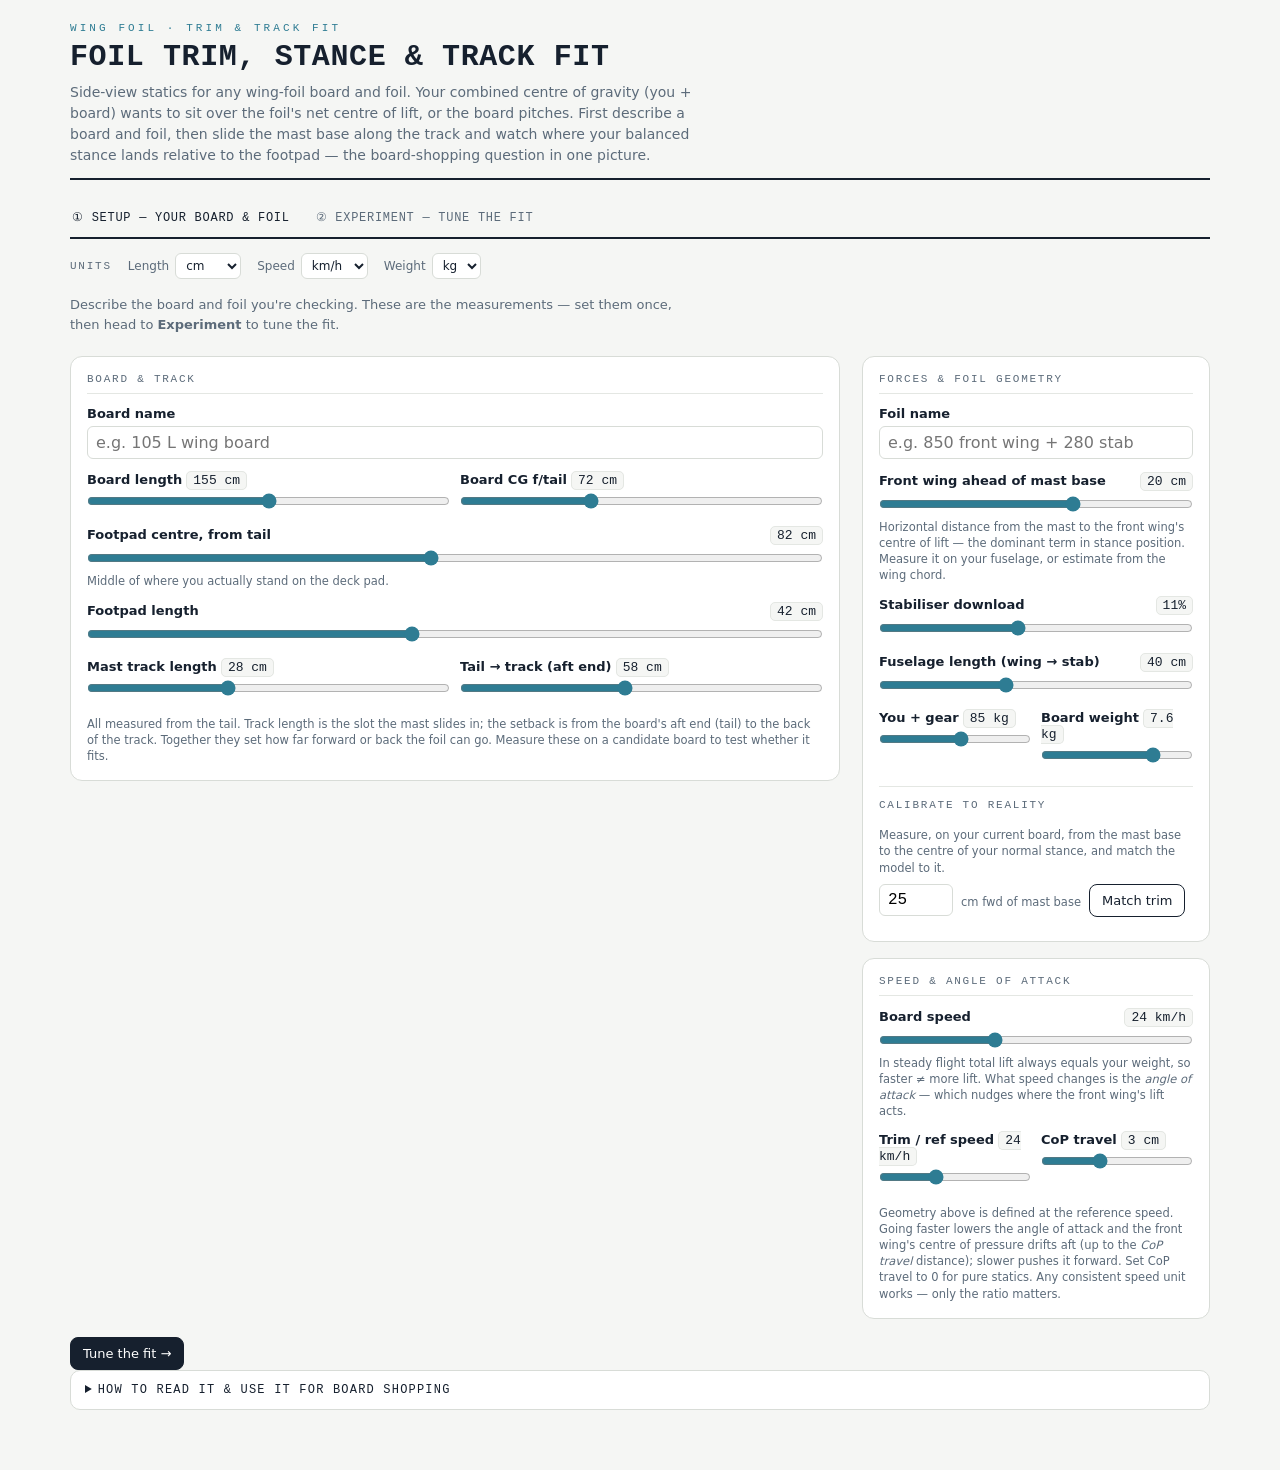
<file: index.html>
<!DOCTYPE html>
<html lang="en">
<head>
<meta charset="utf-8">
<meta name="viewport" content="width=device-width, initial-scale=1">
<title>Foil Trim, Stance &amp; Track Fit</title>
<link rel="stylesheet" href="styles.css">
</head>
<body>
<div class="wrap">
  <header>
    <p class="kicker" id="kicker">Wing foil · trim &amp; track fit</p>
    <h1>Foil trim, stance &amp; track fit</h1>
    <p class="sub">Side-view statics for any wing-foil board and foil. Your combined centre of gravity (you + board)
      wants to sit over the foil's net centre of lift, or the board pitches. First describe a board and foil, then
      slide the mast base along the track and watch where your balanced stance lands relative to the footpad — the
      board-shopping question in one picture.</p>
  </header>

  <div class="tabs" role="tablist" aria-label="Steps">
    <button class="tab" id="tab-setup" role="tab" aria-selected="true" aria-controls="panel-setup">① Setup — your board &amp; foil</button>
    <button class="tab" id="tab-experiment" role="tab" aria-selected="false" aria-controls="panel-experiment">② Experiment — tune the fit</button>
  </div>

  <div class="unitbar">
    <span class="unitbar-lead">Units</span>
    <label class="unitpick">Length
      <select id="unitLen">
        <option value="cm">cm</option>
        <option value="ftin">ft / in</option>
      </select>
    </label>
    <label class="unitpick">Speed
      <select id="unitSpd">
        <option value="kmh">km/h</option>
        <option value="mph">mph</option>
        <option value="kn">knots</option>
      </select>
    </label>
    <label class="unitpick">Weight
      <select id="unitWt">
        <option value="kg">kg</option>
        <option value="lb">lb</option>
      </select>
    </label>
  </div>

  <!-- ───────────── SETUP: describe the board & foil ───────────── -->
  <section id="panel-setup" class="panel" role="tabpanel" aria-labelledby="tab-setup">
    <p class="panel-lead">Describe the board and foil you're checking. These are the measurements — set them once,
      then head to <b>Experiment</b> to tune the fit.</p>
    <div class="grid">
      <div>
        <div class="card">
          <p class="panel-title">Board &amp; track</p>
          <div class="ctrl">
            <label style="display:block"><b>Board name</b></label>
            <input id="boardName" class="name" type="text" placeholder="e.g. 105 L wing board">
          </div>
          <div class="two">
            <div class="ctrl">
              <label style="display:block"><b>Board length</b> <span class="val mono" id="v-boardLen">155 cm</span></label>
              <input id="boardLen" type="range" min="110" max="200" step="1" value="155">
            </div>
            <div class="ctrl">
              <label style="display:block"><b>Board CG f/tail</b> <span class="val mono" id="v-boardCG">72 cm</span></label>
              <input id="boardCG" type="range" min="40" max="130" step="1" value="72">
            </div>
          </div>
          <div class="ctrl">
            <label><b>Footpad centre, from tail</b><span class="val" id="v-padCenter">82 cm</span></label>
            <input id="padCenter" type="range" min="40" max="130" step="1" value="82">
            <p class="hint">Middle of where you actually stand on the deck pad.</p>
          </div>
          <div class="ctrl">
            <label><b>Footpad length</b><span class="val" id="v-padLen">42 cm</span></label>
            <input id="padLen" type="range" min="20" max="70" step="1" value="42">
          </div>
          <div class="two">
            <div class="ctrl">
              <label style="display:block"><b>Mast track length</b> <span class="val mono" id="v-trackLen">28 cm</span></label>
              <input id="trackLen" type="range" min="8" max="60" step="1" value="28">
            </div>
            <div class="ctrl">
              <label style="display:block"><b>Tail → track (aft end)</b> <span class="val mono" id="v-trackSetback">58 cm</span></label>
              <input id="trackSetback" type="range" min="15" max="110" step="1" value="58">
            </div>
          </div>
          <p class="hint">All measured from the tail. Track length is the slot the mast slides in; the setback is from the
            board's aft end (tail) to the back of the track. Together they set how far forward or back the foil can go.
            Measure these on a candidate board to test whether it fits.</p>
        </div>
      </div>

      <div>
        <div class="card">
          <p class="panel-title">Forces &amp; foil geometry</p>
          <div class="ctrl">
            <label style="display:block"><b>Foil name</b></label>
            <input id="foilName" class="name" type="text" placeholder="e.g. 850 front wing + 280 stab">
          </div>
          <div class="ctrl">
            <label><b>Front wing ahead of mast base</b><span class="val" id="v-a">20 cm</span></label>
            <input id="a" type="range" min="0" max="32" step="0.5" value="20">
            <p class="hint">Horizontal distance from the mast to the front wing's centre of lift — the dominant term in
              stance position. Measure it on your fuselage, or estimate from the wing chord.</p>
          </div>
          <div class="ctrl">
            <label><b>Stabiliser download</b><span class="val" id="v-f">11%</span></label>
            <input id="f" type="range" min="0" max="25" step="0.5" value="11">
          </div>
          <div class="ctrl">
            <label><b>Fuselage length (wing → stab)</b><span class="val" id="v-L">40 cm</span></label>
            <input id="L" type="range" min="30" max="55" step="0.5" value="40">
          </div>
          <div class="two">
            <div class="ctrl">
              <label style="display:block"><b>You + gear</b> <span class="val mono" id="v-Wr">85 kg</span></label>
              <input id="Wr" type="range" min="55" max="110" step="0.5" value="85">
            </div>
            <div class="ctrl">
              <label style="display:block"><b>Board weight</b> <span class="val mono" id="v-Wb">7.6 kg</span></label>
              <input id="Wb" type="range" min="3" max="9" step="0.1" value="7.6">
            </div>
          </div>
          <div class="calib">
            <p class="panel-title" style="border:none;margin-bottom:8px">Calibrate to reality</p>
            <p class="hint" style="margin-bottom:8px">Measure, on your current board, from the mast base to the centre
              of your normal stance, and match the model to it.</p>
            <div class="row">
              <input class="num mono" id="meas" type="number" value="25" step="0.5"> <span class="hint"><span id="meas-unit">cm</span> fwd of mast base</span>
              <button class="btn ghost" id="calib">Match trim</button>
            </div>
            <p class="hint" id="calib-note" style="margin-top:8px"></p>
          </div>
        </div>

        <div class="card">
          <p class="panel-title">Speed &amp; angle of attack</p>
          <div class="ctrl">
            <label><b>Board speed</b><span class="val" id="v-speed">24 km/h</span></label>
            <input id="speed" type="range" min="12" max="45" step="0.5" value="24">
            <p class="hint">In steady flight total lift always equals your weight, so faster ≠ more lift. What speed
              changes is the <em>angle of attack</em> — which nudges where the front wing's lift acts.</p>
          </div>
          <div class="two">
            <div class="ctrl">
              <label style="display:block"><b>Trim / ref speed</b> <span class="val mono" id="v-speedRef">24</span></label>
              <input id="speedRef" type="range" min="12" max="45" step="0.5" value="24">
            </div>
            <div class="ctrl">
              <label style="display:block"><b>CoP travel</b> <span class="val mono" id="v-cop">3</span></label>
              <input id="cop" type="range" min="0" max="8" step="0.5" value="3">
            </div>
          </div>
          <p class="hint">Geometry above is defined at the reference speed. Going faster lowers the angle of attack and
            the front wing's centre of pressure drifts aft (up to the <em>CoP travel</em> distance); slower pushes it
            forward. Set CoP travel to 0 for pure statics. Any consistent speed unit works — only the ratio matters.</p>
        </div>
      </div>
    </div>

    <div class="row" style="margin-top:2px">
      <button class="btn" id="goExperiment">Tune the fit →</button>
    </div>
  </section>

  <!-- ───────────── EXPERIMENT: tune the fit ───────────── -->
  <section id="panel-experiment" class="panel" role="tabpanel" aria-labelledby="tab-experiment" hidden>
    <p class="panel-lead">Slide the mast along the track and drag the <b>you</b> handle on the deck. The picture and the
      fit verdicts update live. Adjusting a board or foil measurement? Pop back to <b>Setup</b>.</p>
    <div class="grid">
      <div>
        <div class="card stage">
          <svg id="scene" viewBox="0 0 960 560" role="img" aria-label="Side view of board, track and foil with force vectors"></svg>
          <div class="legend">
            <span><i class="sw" style="background:var(--lift)"></i>Front-wing lift</span>
            <span><i class="sw" style="background:var(--down)"></i>Stab download</span>
            <span><i class="sw" style="background:var(--rider)"></i>You (drag)</span>
            <span><i class="sw" style="background:var(--board)"></i>Board weight</span>
            <span><i class="sw box" style="background:var(--pad);opacity:.5"></i>Footpad</span>
            <span><i class="sw box" style="background:var(--track)"></i>Track</span>
          </div>
        </div>

        <div class="card">
          <p class="panel-title">Board fit</p>
          <div class="readouts">
            <div class="ro"><span class="k">Balanced stance, from tail</span><span class="v" id="ro-fromtail">–</span></div>
            <div class="ro"><span class="k">Footpad zone, from tail</span><span class="v" id="ro-padzone">–</span></div>
            <div class="ro"><span class="k">Balanced stance lands on the pad?</span><span id="ro-onpad" class="tag level">–</span></div>
            <div class="ro"><span class="k">Mast to centre stance on pad</span><span class="v" id="ro-need">–</span></div>
            <div class="ro"><span class="k">…reachable within this track?</span><span id="ro-reach" class="tag level">–</span></div>
          </div>
        </div>
      </div>

      <div>
        <div class="card">
          <p class="panel-title">Tune the fit — slide the mast, drag your stance</p>
          <div class="ctrl">
            <label><b>Mast base, from tail</b><span class="val" id="v-mastPos">64 cm</span></label>
            <input id="mastPos" class="mast" type="range" min="58" max="86" step="0.5" value="64">
            <p class="hint">Where the foil sits in the track. It's clamped to the track range you set in <b>Setup</b> —
              that's the whole point. Drag the “you” handle on the picture to move your stance.</p>
          </div>
          <div class="row">
            <button class="btn" id="snap">Snap me to balanced</button>
            <button class="btn ghost" id="reset">Reset all</button>
          </div>
        </div>

        <div class="card">
          <p class="panel-title">Trim result</p>
          <div class="readouts">
            <div class="ro big"><span class="k">Balanced stance — fwd of mast base</span><span class="v" id="ro-delta">–</span></div>
            <div class="ro"><span class="k">Your stance now (drag to move)</span><span class="v" id="ro-cur">–</span></div>
            <div class="ro"><span class="k">Pitch tendency now</span><span id="ro-trim" class="tag level">–</span></div>
            <div class="ro"><span class="k">CG offset from lift line</span><span class="v" id="ro-off">–</span></div>
            <div class="ro"><span class="k">Net pitch moment</span><span class="v" id="ro-mom">–</span></div>
          </div>
        </div>
      </div>
    </div>
  </section>

  <details>
    <summary>How to read it &amp; use it for board shopping</summary>
    <div class="dc">
      <p>The balance point, measured forward of the mast base, is <code>a + f·L</code> — the wing's forward offset plus
      the small extra shift from the tail download. Placing your combined CG there and solving for your stance centre:
      <code>r* = ( W·(a + f·L) − W_board·b ) / W_you</code>, where <code>b</code> is the board CG's distance ahead of
      the mast. That <code>r*</code> is nearly a constant of your foil — the board term is tiny.</p>
      <p><b>Does speed matter?</b> For fore–aft balance, barely. In steady flight the foil always makes lift equal to
      your weight — going faster just lowers the angle of attack, it doesn't add lift, so the force arrows don't grow.
      The one real trim effect is that a lower angle of attack lets the front wing's centre of pressure drift aft, so
      the effective <code>a</code> shrinks a little at speed and your balanced stance creeps back. The speed card models
      exactly that, as an adjustable <em>CoP travel</em>; set it to zero for pure statics.</p>
      <p><b>The track question.</b> Your feet sit on the footpad (fixed on the board). The foil slides in the track,
      which moves the mast base relative to that pad. So the real test is: with the mast somewhere in the track, does
      your balanced stance <code>r*</code> land on the pad? The tool computes the mast position that would centre your
      stance on the pad — <code>mast = padCentre − r*</code> — and flags whether that falls inside the track range.
      If it doesn't, that board can't give you your trim without standing off the pad, no matter the track length.</p>
      <p>Slide the mast and the board pitches: your feet stay put on the pad while the lift point moves under them, so
      the CG drifts off the lift line until you re-place your feet (drag yourself) or move the mast back. Cap on the
      drawn tilt is 13° for legibility — the honest number is the CG-offset readout.</p>
    </div>
  </details>
</div>

<script src="app.js"></script>
</body>
</html>
</file>
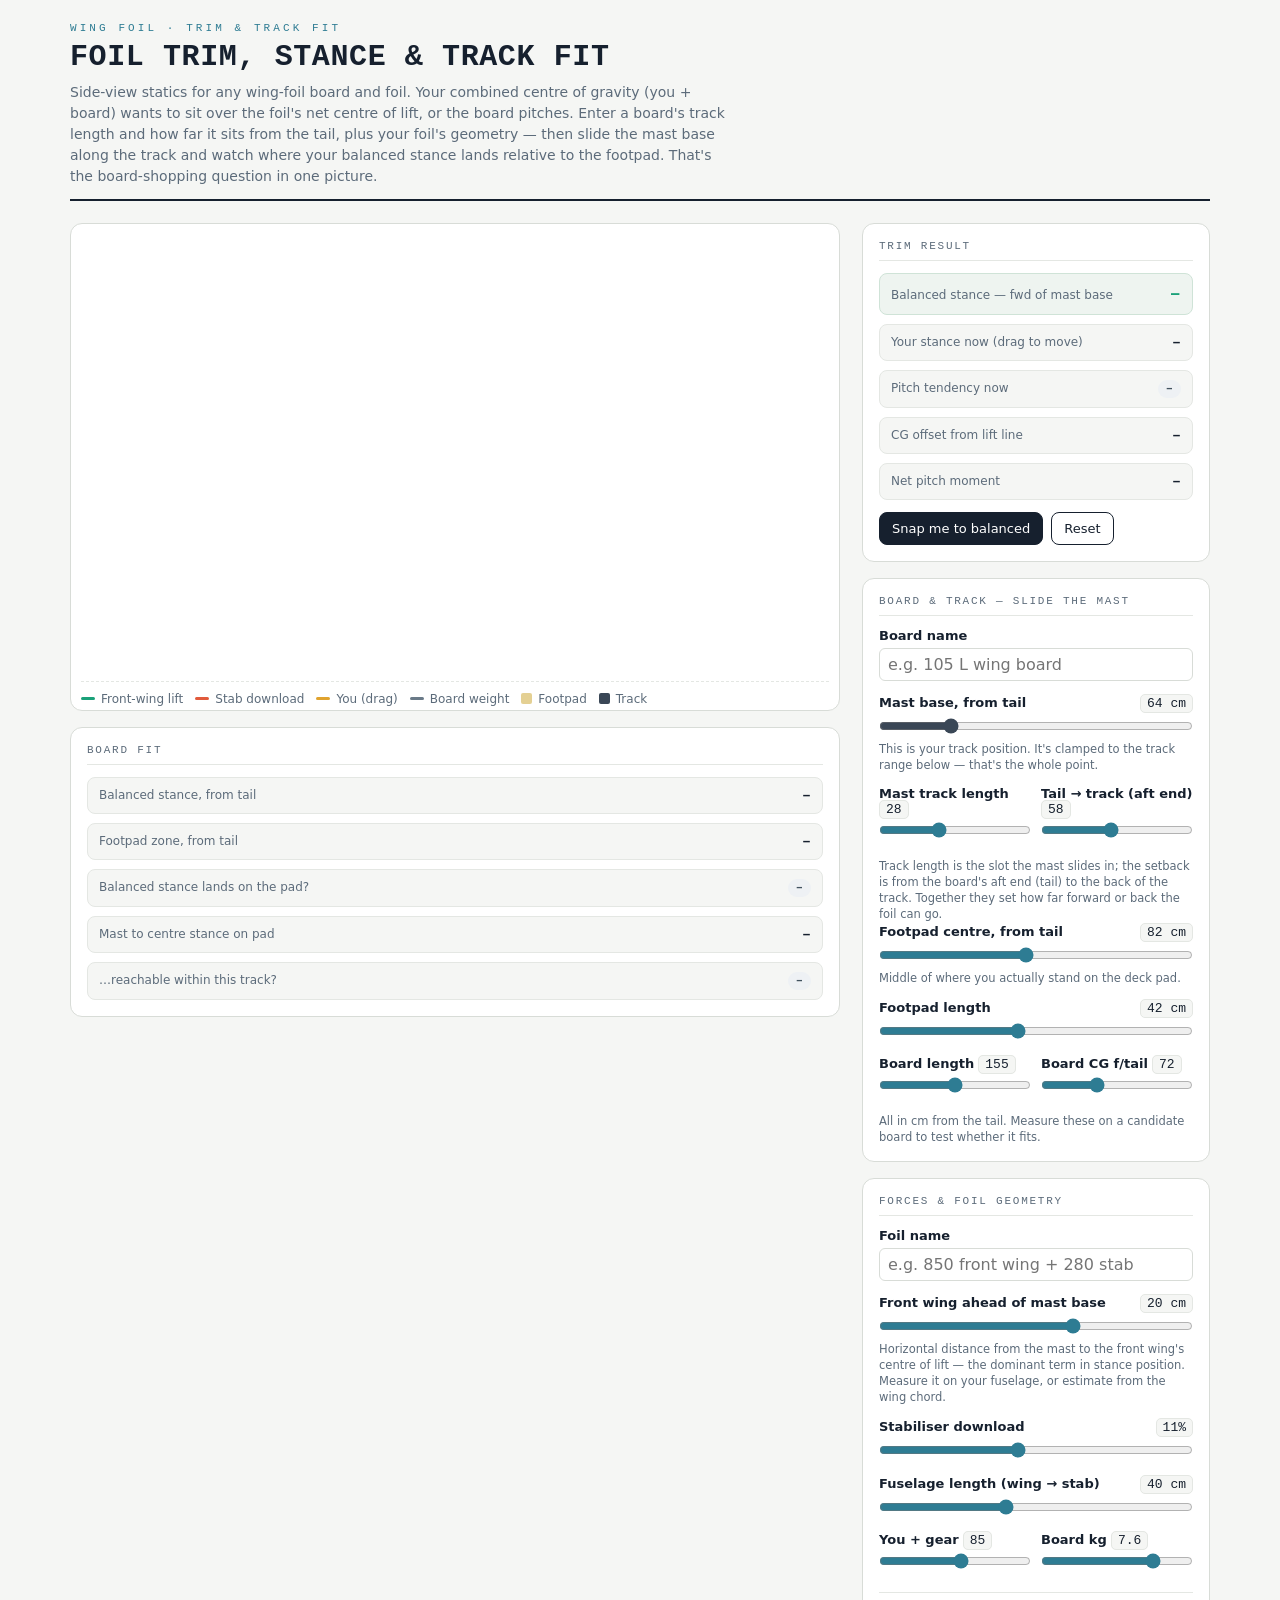
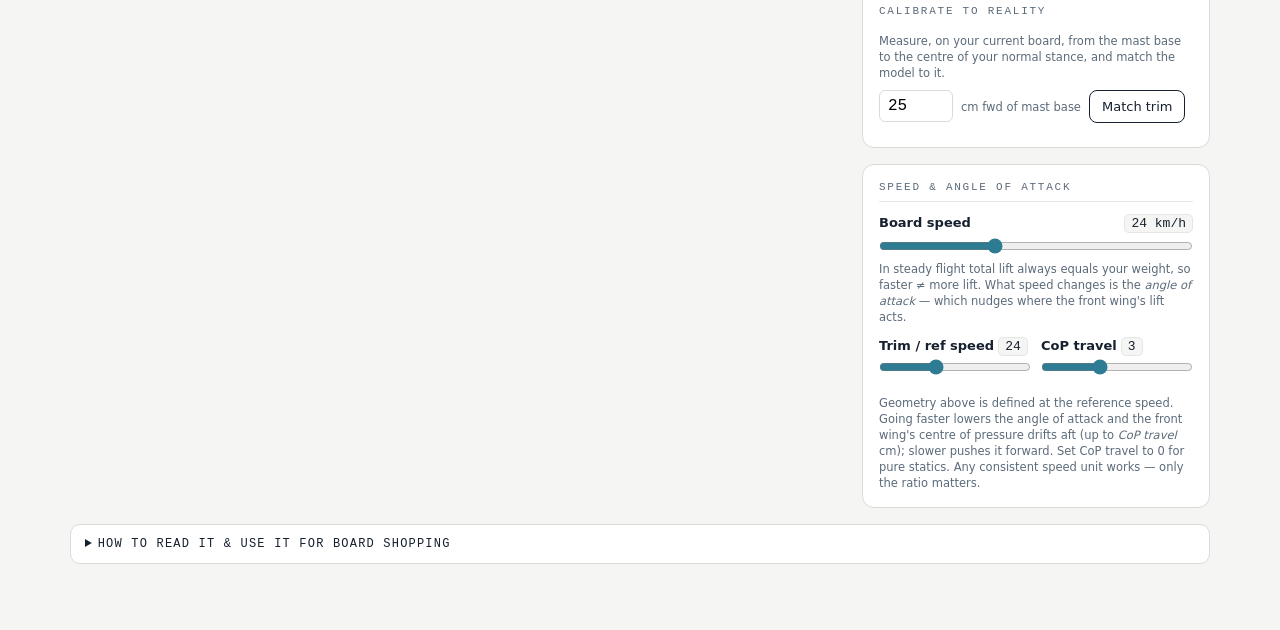
<file: foil_trim_balance.html>
<!DOCTYPE html>
<html lang="en">
<head>
<meta charset="utf-8">
<meta name="viewport" content="width=device-width, initial-scale=1">
<title>Foil Trim, Stance &amp; Track Fit</title>
<link rel="stylesheet" href="styles.css">
</head>
<body>
<div class="wrap">
  <header>
    <p class="kicker" id="kicker">Wing foil · trim &amp; track fit</p>
    <h1>Foil trim, stance &amp; track fit</h1>
    <p class="sub">Side-view statics for any wing-foil board and foil. Your combined centre of gravity (you + board)
      wants to sit over the foil's net centre of lift, or the board pitches. Enter a board's track length and how far
      it sits from the tail, plus your foil's geometry — then slide the mast base along the track and watch where your
      balanced stance lands relative to the footpad. That's the board-shopping question in one picture.</p>
  </header>

  <div class="grid">
    <div>
      <div class="card stage">
        <svg id="scene" viewBox="0 0 960 560" role="img" aria-label="Side view of board, track and foil with force vectors"></svg>
        <div class="legend">
          <span><i class="sw" style="background:var(--lift)"></i>Front-wing lift</span>
          <span><i class="sw" style="background:var(--down)"></i>Stab download</span>
          <span><i class="sw" style="background:var(--rider)"></i>You (drag)</span>
          <span><i class="sw" style="background:var(--board)"></i>Board weight</span>
          <span><i class="sw box" style="background:var(--pad);opacity:.5"></i>Footpad</span>
          <span><i class="sw box" style="background:var(--track)"></i>Track</span>
        </div>
      </div>

      <div class="card">
        <p class="panel-title">Board fit</p>
        <div class="readouts">
          <div class="ro"><span class="k">Balanced stance, from tail</span><span class="v" id="ro-fromtail">–</span></div>
          <div class="ro"><span class="k">Footpad zone, from tail</span><span class="v" id="ro-padzone">–</span></div>
          <div class="ro"><span class="k">Balanced stance lands on the pad?</span><span id="ro-onpad" class="tag level">–</span></div>
          <div class="ro"><span class="k">Mast to centre stance on pad</span><span class="v" id="ro-need">–</span></div>
          <div class="ro"><span class="k">…reachable within this track?</span><span id="ro-reach" class="tag level">–</span></div>
        </div>
      </div>
    </div>

    <div>
      <div class="card">
        <p class="panel-title">Trim result</p>
        <div class="readouts">
          <div class="ro big"><span class="k">Balanced stance — fwd of mast base</span><span class="v" id="ro-delta">–</span></div>
          <div class="ro"><span class="k">Your stance now (drag to move)</span><span class="v" id="ro-cur">–</span></div>
          <div class="ro"><span class="k">Pitch tendency now</span><span id="ro-trim" class="tag level">–</span></div>
          <div class="ro"><span class="k">CG offset from lift line</span><span class="v" id="ro-off">–</span></div>
          <div class="ro"><span class="k">Net pitch moment</span><span class="v" id="ro-mom">–</span></div>
        </div>
        <div class="row" style="margin-top:12px">
          <button class="btn" id="snap">Snap me to balanced</button>
          <button class="btn ghost" id="reset">Reset</button>
        </div>
      </div>

      <div class="card">
        <p class="panel-title">Board &amp; track — slide the mast</p>
        <div class="ctrl">
          <label style="display:block"><b>Board name</b></label>
          <input id="boardName" class="name" type="text" placeholder="e.g. 105 L wing board">
        </div>
        <div class="ctrl">
          <label><b>Mast base, from tail</b><span class="val" id="v-mastPos">64 cm</span></label>
          <input id="mastPos" class="mast" type="range" min="58" max="86" step="0.5" value="64">
          <p class="hint">This is your track position. It's clamped to the track range below — that's the whole point.</p>
        </div>
        <div class="two">
          <div class="ctrl">
            <label style="display:block"><b>Mast track length</b> <span class="val mono" id="v-trackLen">28</span></label>
            <input id="trackLen" type="range" min="8" max="60" step="1" value="28">
          </div>
          <div class="ctrl">
            <label style="display:block"><b>Tail → track (aft end)</b> <span class="val mono" id="v-trackSetback">58</span></label>
            <input id="trackSetback" type="range" min="15" max="110" step="1" value="58">
          </div>
        </div>
        <p class="hint">Track length is the slot the mast slides in; the setback is from the board's aft end (tail) to
          the back of the track. Together they set how far forward or back the foil can go.</p>
        <div class="ctrl">
          <label><b>Footpad centre, from tail</b><span class="val" id="v-padCenter">82 cm</span></label>
          <input id="padCenter" type="range" min="40" max="130" step="1" value="82">
          <p class="hint">Middle of where you actually stand on the deck pad.</p>
        </div>
        <div class="ctrl">
          <label><b>Footpad length</b><span class="val" id="v-padLen">42 cm</span></label>
          <input id="padLen" type="range" min="20" max="70" step="1" value="42">
        </div>
        <div class="two">
          <div class="ctrl">
            <label style="display:block"><b>Board length</b> <span class="val mono" id="v-boardLen">155</span></label>
            <input id="boardLen" type="range" min="110" max="200" step="1" value="155">
          </div>
          <div class="ctrl">
            <label style="display:block"><b>Board CG f/tail</b> <span class="val mono" id="v-boardCG">72</span></label>
            <input id="boardCG" type="range" min="40" max="130" step="1" value="72">
          </div>
        </div>
        <p class="hint">All in cm from the tail. Measure these on a candidate board to test whether it fits.</p>
      </div>

      <div class="card">
        <p class="panel-title">Forces &amp; foil geometry</p>
        <div class="ctrl">
          <label style="display:block"><b>Foil name</b></label>
          <input id="foilName" class="name" type="text" placeholder="e.g. 850 front wing + 280 stab">
        </div>
        <div class="ctrl">
          <label><b>Front wing ahead of mast base</b><span class="val" id="v-a">20 cm</span></label>
          <input id="a" type="range" min="0" max="32" step="0.5" value="20">
          <p class="hint">Horizontal distance from the mast to the front wing's centre of lift — the dominant term in
            stance position. Measure it on your fuselage, or estimate from the wing chord.</p>
        </div>
        <div class="ctrl">
          <label><b>Stabiliser download</b><span class="val" id="v-f">11%</span></label>
          <input id="f" type="range" min="0" max="25" step="0.5" value="11">
        </div>
        <div class="ctrl">
          <label><b>Fuselage length (wing → stab)</b><span class="val" id="v-L">40 cm</span></label>
          <input id="L" type="range" min="30" max="55" step="0.5" value="40">
        </div>
        <div class="two">
          <div class="ctrl">
            <label style="display:block"><b>You + gear</b> <span class="val mono" id="v-Wr">85</span></label>
            <input id="Wr" type="range" min="55" max="110" step="0.5" value="85">
          </div>
          <div class="ctrl">
            <label style="display:block"><b>Board kg</b> <span class="val mono" id="v-Wb">7.6</span></label>
            <input id="Wb" type="range" min="3" max="9" step="0.1" value="7.6">
          </div>
        </div>
        <div class="calib">
          <p class="panel-title" style="border:none;margin-bottom:8px">Calibrate to reality</p>
          <p class="hint" style="margin-bottom:8px">Measure, on your current board, from the mast base to the centre
            of your normal stance, and match the model to it.</p>
          <div class="row">
            <input class="num mono" id="meas" type="number" value="25" step="0.5"> <span class="hint">cm fwd of mast base</span>
            <button class="btn ghost" id="calib">Match trim</button>
          </div>
          <p class="hint" id="calib-note" style="margin-top:8px"></p>
        </div>
      </div>

      <div class="card">
        <p class="panel-title">Speed &amp; angle of attack</p>
        <div class="ctrl">
          <label><b>Board speed</b><span class="val" id="v-speed">24 km/h</span></label>
          <input id="speed" type="range" min="12" max="45" step="0.5" value="24">
          <p class="hint">In steady flight total lift always equals your weight, so faster ≠ more lift. What speed
            changes is the <em>angle of attack</em> — which nudges where the front wing's lift acts.</p>
        </div>
        <div class="two">
          <div class="ctrl">
            <label style="display:block"><b>Trim / ref speed</b> <span class="val mono" id="v-speedRef">24</span></label>
            <input id="speedRef" type="range" min="12" max="45" step="0.5" value="24">
          </div>
          <div class="ctrl">
            <label style="display:block"><b>CoP travel</b> <span class="val mono" id="v-cop">3</span></label>
            <input id="cop" type="range" min="0" max="8" step="0.5" value="3">
          </div>
        </div>
        <p class="hint">Geometry above is defined at the reference speed. Going faster lowers the angle of attack and
          the front wing's centre of pressure drifts aft (up to <em>CoP travel</em> cm); slower pushes it forward.
          Set CoP travel to 0 for pure statics. Any consistent speed unit works — only the ratio matters.</p>
      </div>
    </div>
  </div>

  <details>
    <summary>How to read it &amp; use it for board shopping</summary>
    <div class="dc">
      <p>The balance point, measured forward of the mast base, is <code>a + f·L</code> — the wing's forward offset plus
      the small extra shift from the tail download. Placing your combined CG there and solving for your stance centre:
      <code>r* = ( W·(a + f·L) − W_board·b ) / W_you</code>, where <code>b</code> is the board CG's distance ahead of
      the mast. That <code>r*</code> is nearly a constant of your foil — the board term is tiny.</p>
      <p><b>Does speed matter?</b> For fore–aft balance, barely. In steady flight the foil always makes lift equal to
      your weight — going faster just lowers the angle of attack, it doesn't add lift, so the force arrows don't grow.
      The one real trim effect is that a lower angle of attack lets the front wing's centre of pressure drift aft, so
      the effective <code>a</code> shrinks a little at speed and your balanced stance creeps back. The speed card models
      exactly that, as an adjustable <em>CoP travel</em>; set it to zero for pure statics.</p>
      <p><b>The track question.</b> Your feet sit on the footpad (fixed on the board). The foil slides in the track,
      which moves the mast base relative to that pad. So the real test is: with the mast somewhere in the track, does
      your balanced stance <code>r*</code> land on the pad? The tool computes the mast position that would centre your
      stance on the pad — <code>mast = padCentre − r*</code> — and flags whether that falls inside the track range.
      If it doesn't, that board can't give you your trim without standing off the pad, no matter the track length.</p>
      <p>Slide the mast and the board pitches: your feet stay put on the pad while the lift point moves under them, so
      the CG drifts off the lift line until you re-place your feet (drag yourself) or move the mast back. Cap on the
      drawn tilt is 13° for legibility — the honest number is the CG-offset readout.</p>
    </div>
  </details>
</div>

<script src="app.js"></script>
</body>
</html>
</file>
<file: styles.css>
:root{
  --paper:#F5F6F4; --panel:#FFFFFF; --ink:#16202E; --muted:#5C6B7A;
  --grid:#E4E7E3; --hair:#D8DCD7;
  --lift:#1AA179; --down:#E15A3C; --board:#6A7A88; --rider:#E0A32E;
  --line:#6C4CB6; --water:#2E7C93; --pad:#C9A227; --track:#3A4756;
  --ok:#1AA179; --warn:#C9722B;
}
*{box-sizing:border-box}
html,body{margin:0;background:var(--paper);color:var(--ink);
  font-family:ui-sans-serif,system-ui,-apple-system,"Segoe UI",Roboto,Helvetica,Arial,sans-serif}
.mono{font-family:ui-monospace,"SF Mono",Menlo,Consolas,monospace}
.wrap{max-width:1180px;margin:0 auto;padding:22px 20px 60px}
header{border-bottom:2px solid var(--ink);padding-bottom:12px;margin-bottom:20px}
.kicker{font-family:ui-monospace,monospace;font-size:11px;letter-spacing:.28em;
  text-transform:uppercase;color:var(--water);margin:0 0 6px}
h1{font-family:ui-monospace,monospace;font-weight:600;font-size:clamp(20px,3.4vw,30px);
  letter-spacing:.02em;margin:0;text-transform:uppercase}
.sub{color:var(--muted);font-size:14px;margin:8px 0 0;max-width:74ch;line-height:1.5}
.tabs{display:flex;gap:22px;margin-top:12px;border-bottom:2px solid var(--ink)}
.tab{font-family:ui-monospace,monospace;font-size:12px;letter-spacing:.06em;text-transform:uppercase;
  cursor:pointer;border:none;background:none;color:var(--muted);padding:10px 2px 12px;margin-bottom:-2px;
  border-bottom:2px solid transparent}
.tab[aria-selected=true]{color:var(--ink);border-bottom-color:var(--ink)}
.tab:hover{color:var(--ink)}
.tab:focus-visible{outline:2px solid var(--water);outline-offset:3px;border-radius:3px}
.panel[hidden]{display:none}
.unitbar{display:flex;align-items:center;gap:16px;flex-wrap:wrap;margin-top:14px;
  font-size:12px;color:var(--muted)}
.unitbar-lead{font-family:ui-monospace,monospace;font-size:11px;letter-spacing:.16em;text-transform:uppercase}
.unitpick{display:inline-flex;align-items:center;gap:6px}
.unitpick select{font:inherit;font-size:12px;padding:4px 6px;border:1px solid var(--hair);
  border-radius:6px;background:var(--panel);color:var(--ink);cursor:pointer}
.unitpick select:focus-visible{outline:2px solid var(--water);outline-offset:2px}
.panel-lead{color:var(--muted);font-size:13px;line-height:1.5;margin:16px 0 0;max-width:74ch}
.grid{display:grid;grid-template-columns:1fr 348px;gap:22px;margin-top:22px}
@media(max-width:900px){.grid{grid-template-columns:1fr}}
.card{background:var(--panel);border:1px solid var(--hair);border-radius:12px;padding:16px;margin-bottom:16px}
.stage{padding:8px 8px 4px}
svg{width:100%;height:auto;display:block;touch-action:none}
.panel-title{font-family:ui-monospace,monospace;font-size:11px;letter-spacing:.16em;
  text-transform:uppercase;color:var(--muted);margin:0 0 12px;border-bottom:1px solid var(--grid);
  padding-bottom:8px}
.ctrl{margin:0 0 13px}
.ctrl label{display:flex;justify-content:space-between;align-items:baseline;font-size:13px;margin-bottom:5px}
.val{font-family:ui-monospace,monospace;font-size:13px;background:var(--paper);
  border:1px solid var(--grid);border-radius:5px;padding:1px 6px}
input[type=range]{width:100%;accent-color:var(--water);margin:0}
input[type=range].mast{accent-color:var(--track)}
.hint{font-size:11.5px;color:var(--muted);margin:3px 0 0;line-height:1.4}
.readouts{display:grid;gap:9px}
.ro{display:flex;justify-content:space-between;align-items:baseline;gap:10px;
  padding:9px 11px;border:1px solid var(--grid);border-radius:8px;background:var(--paper)}
.ro .k{font-size:12px;color:var(--muted)}
.ro .v{font-family:ui-monospace,monospace;font-size:15px;font-weight:600}
.ro.big{background:#eef4f0;border-color:#cfe3d7}
.ro.big .v{font-size:19px;color:var(--lift)}
.legend{display:flex;flex-wrap:wrap;gap:12px;font-size:12px;color:var(--muted);
  margin:10px 2px 0;padding-top:10px;border-top:1px dashed var(--grid)}
.legend span{display:inline-flex;align-items:center;gap:6px}
.sw{width:14px;height:3px;border-radius:2px;display:inline-block}
.sw.box{height:11px;width:11px;border-radius:2px}
.btn{font:inherit;font-size:13px;cursor:pointer;border:1px solid var(--ink);
  background:var(--ink);color:#fff;border-radius:8px;padding:8px 12px}
.btn.ghost{background:transparent;color:var(--ink)}
.btn:active{transform:translateY(1px)}
.row{display:flex;gap:8px;align-items:center;flex-wrap:wrap}
.two{display:grid;grid-template-columns:1fr 1fr;gap:10px}
.calib{margin-top:6px;padding-top:12px;border-top:1px solid var(--grid)}
.num{width:74px;font:inherit;font-family:ui-monospace,monospace;padding:6px 8px;
  border:1px solid var(--hair);border-radius:6px}
input[type=text].name{width:100%;font:inherit;padding:6px 8px;
  border:1px solid var(--hair);border-radius:6px;background:var(--panel)}
.tag{font-family:ui-monospace,monospace;font-size:12px;padding:2px 8px;border-radius:20px;font-weight:600}
.tag.up{background:#fbe9e3;color:#b8431f}
.tag.down{background:#e9f4ef;color:#137a58}
.tag.level{background:#eef1f4;color:#41525f}
.tag.yes{background:#e4f3ea;color:#12724f}
.tag.no{background:#fbe6df;color:#b23c17}
details{border:1px solid var(--hair);border-radius:10px;background:var(--panel)}
summary{cursor:pointer;padding:12px 14px;font-family:ui-monospace,monospace;font-size:12px;
  letter-spacing:.1em;text-transform:uppercase}
details[open] summary{border-bottom:1px solid var(--grid)}
.dc{padding:4px 16px 16px;font-size:13.5px;line-height:1.6;color:#2a3644}
.dc code{background:var(--paper);border:1px solid var(--grid);border-radius:4px;padding:1px 5px;
  font-family:ui-monospace,monospace;font-size:12.5px}
@media (prefers-reduced-motion:reduce){*{transition:none!important}}
</file>
